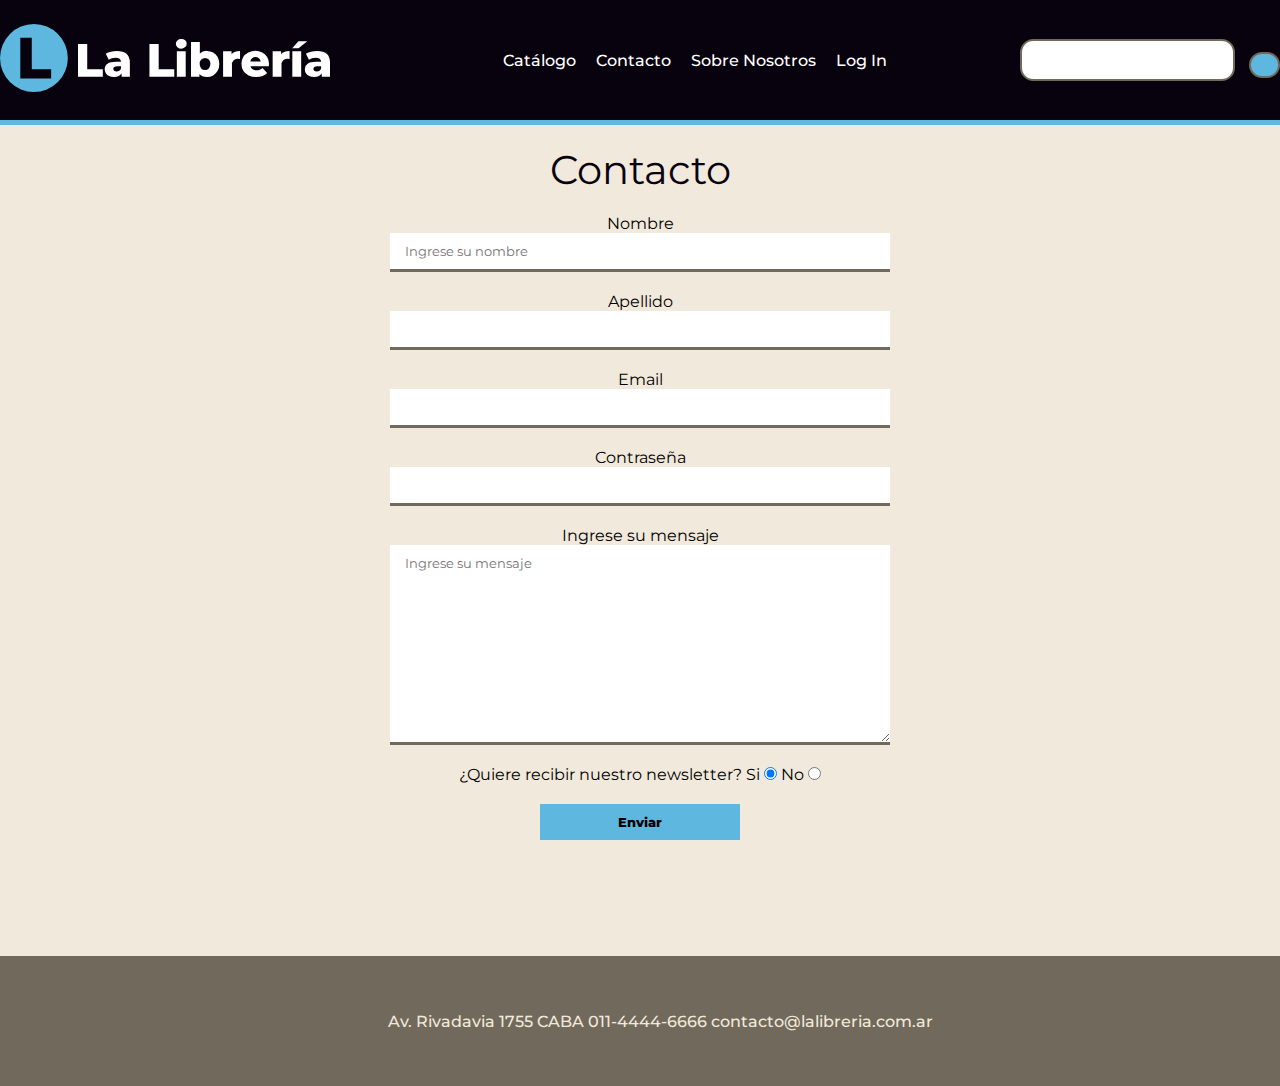
<file: contacto.html>
<!DOCTYPE html>
<html lang="es">
<head>
    <meta charset="UTF-8">
    <meta http-equiv="X-UA-Compatible" content="IE=edge">
    <meta name="viewport" content="width=device-width, initial-scale=1.0">

    <title>La Libreria - Log In</title>

    <link rel="stylesheet" href="css/estilos.css">
</head>

<body>
    <header>
        <nav>
            <a href="index.html"><img src="img/logo.svg" alt="Bienvenidos a La Librería"></a>
            <ul>
                <li><a href="#">Catálogo</a></li>
                <li><a href="contacto.html">Contacto</a></li>
                <li><a href="sobrenosotros.html">Sobre Nosotros</a></li>
                <li><a href="login.html">Log In</a></li>
            </ul>
            <form action="" method="GET">
                <label>
                    <input type="text" name="buscar">
                </label>
                <button><i class="fa-solid fa-magnifying-glass"></i></button>
            </form>
        </nav>
    </header>

    <main role="main">
        <section id="contacto">
            <h1>Contacto</h1>

            <form action="" method="" enctype="multipart/form-data">
                <label>
                    Nombre
                    <input type="text" name="nombre" id="nombre" placeholder="Ingrese su nombre">
                </label>
                <label>
                    Apellido
                    <input type="text" name="apellido" id="apellido" required>
                </label>
                <label>Email
                    <input type="email" name="email" id="email" required>
                </label>
                <label>
                    Contraseña
                    <input type="password" name="contraseña">
                </label>
                <label>
                    Ingrese su mensaje
                    <textarea name="" id="" placeholder="Ingrese su mensaje"></textarea>
                </label>
                <label>
                    ¿Quiere recibir nuestro newsletter?
                    Si <input class="radio" type="radio" name="newsletter" value="si" checked>
                    No <input class="radio" type="radio" name="newsletter" value="no">
                </label>
                <label>
                    <input class="enviar" type="submit" value="Enviar">
                </label>
            </form>
        </section>
    </main>

    <footer>
        <div>
            <ul>
                <li>Av. Rivadavia 1755 CABA</li>
                <li>011-4444-6666</li>
                <li>contacto@lalibreria.com.ar</li>
            </ul>
        </div>
    </footer>
</body>

</html>
</file>
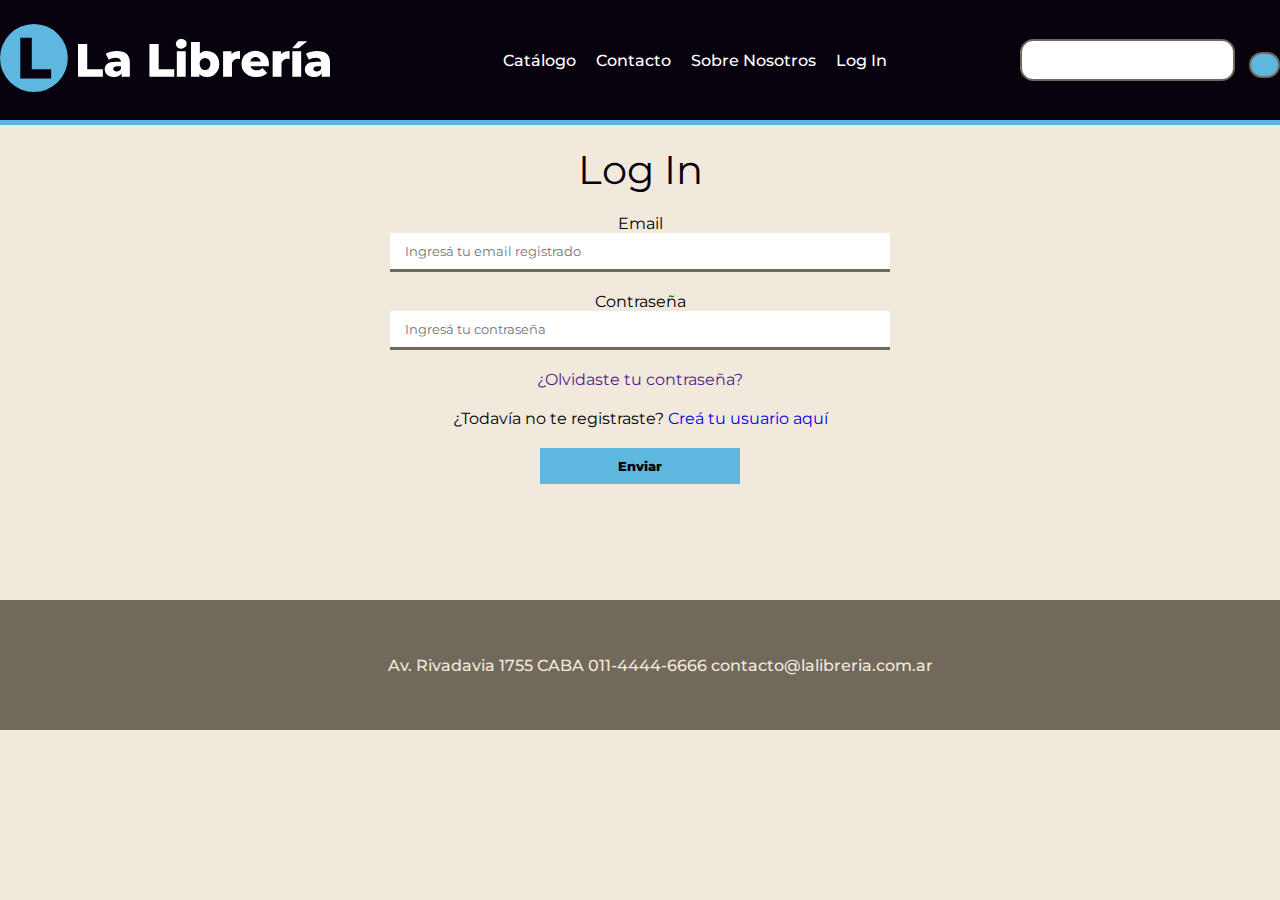
<file: login.html>
<!DOCTYPE html>
<html lang="es">
<head>
    <meta charset="UTF-8">
    <meta http-equiv="X-UA-Compatible" content="IE=edge">
    <meta name="viewport" content="width=device-width, initial-scale=1.0">

    <title>La Libreria - Contacto</title>

    <link rel="stylesheet" href="css/estilos.css">
</head>

<body>
    <header>
        <nav>
            <a href="index.html"><img src="img/logo.svg" alt="Bienvenidos a La Librería"></a>
            <ul>
                <li><a href="#">Catálogo</a></li>
                <li><a href="contacto.html">Contacto</a></li>
                <li><a href="sobrenosotros.html">Sobre Nosotros</a></li>
                <li><a href="login.html">Log In</a></li>
            </ul>
            <form action="" method="GET">
                <label>
                    <input type="text" name="buscar">
                </label>
                <button><i class="fa-solid fa-magnifying-glass"></i></button>
            </form>
        </nav>
    </header>

    <main role="main">
        <section id="contacto">
            <h1>Log In</h1>

            <form action="" method="" enctype="multipart/form-data">
                <label>Email
                    <input type="email" name="email" id="email" required placeholder="Ingresá tu email registrado">
                </label>
                <label>
                    Contraseña
                    <input type="password" name="contraseña" required placeholder="Ingresá tu contraseña">
                </label>

                <label><a href="">¿Olvidaste tu contraseña?</a></label>
                <label>¿Todavía no te registraste? <a href="nuevousuario.html">Creá tu usuario aquí</a></label>
                <label>
                    <input class="enviar" type="submit" value="Enviar">
                </label>
            </form>
        </section>
    </main>

    <footer>
        <div>
            <ul>
                <li>Av. Rivadavia 1755 CABA</li>
                <li>011-4444-6666</li>
                <li>contacto@lalibreria.com.ar</li>
            </ul>
        </div>
    </footer>
</body>

</html>
</file>
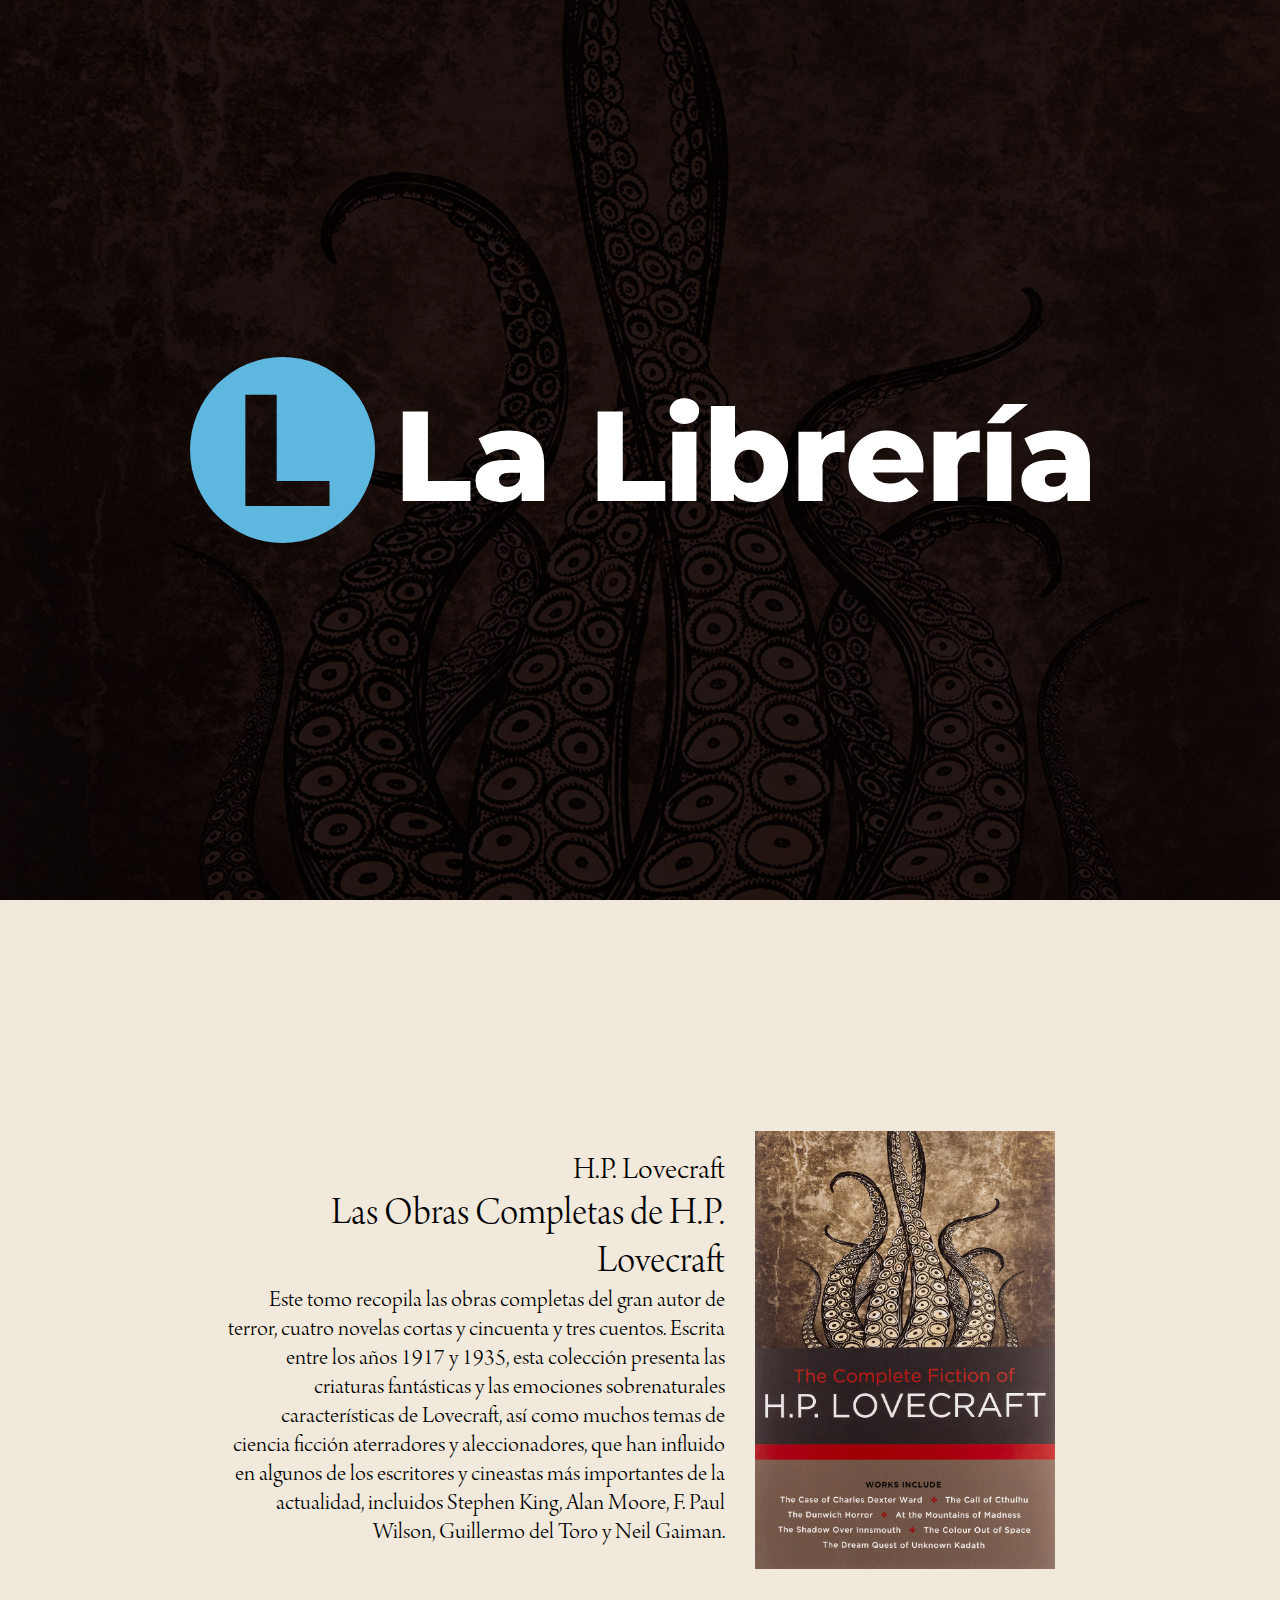
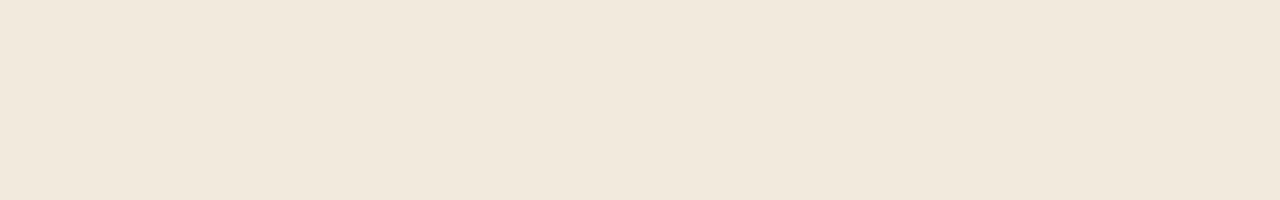
<file: lovecraft.html>
<!DOCTYPE html>
<html lang="es">
<head>
    <meta charset="UTF-8">
    <meta http-equiv="X-UA-Compatible" content="IE=edge">
    <meta name="viewport" content="width=device-width, initial-scale=1.0">
    <title>Lovecraft Obras Completas</title>
    <link rel="stylesheet" href="css/lovecraft.css">
</head>
<body>
    <section id="bienvenida">
        <img src="img/logo.svg" alt="La Librería">
    </section>

    <section id="libro">
        <article>
            <h2>H.P. Lovecraft</h2>
            <h1>Las Obras Completas de H.P. Lovecraft</h1>
            <p>Este tomo recopila las obras completas del gran autor de terror, cuatro novelas cortas y cincuenta y tres cuentos. Escrita entre los años 1917 y 1935, esta colección presenta las criaturas fantásticas y las emociones sobrenaturales características de Lovecraft, así como muchos temas de ciencia ficción aterradores y aleccionadores, que han influido en algunos de los escritores y cineastas más importantes de la actualidad, incluidos Stephen King, Alan Moore, F. Paul Wilson, Guillermo del Toro y Neil Gaiman.</p>
        </article>

        <img src="img/hplovecraft_complete_fiction.jpg" alt="Las Obras Completas de H.P. Lovecraft">
    </section>
</body>
</html>
</file>
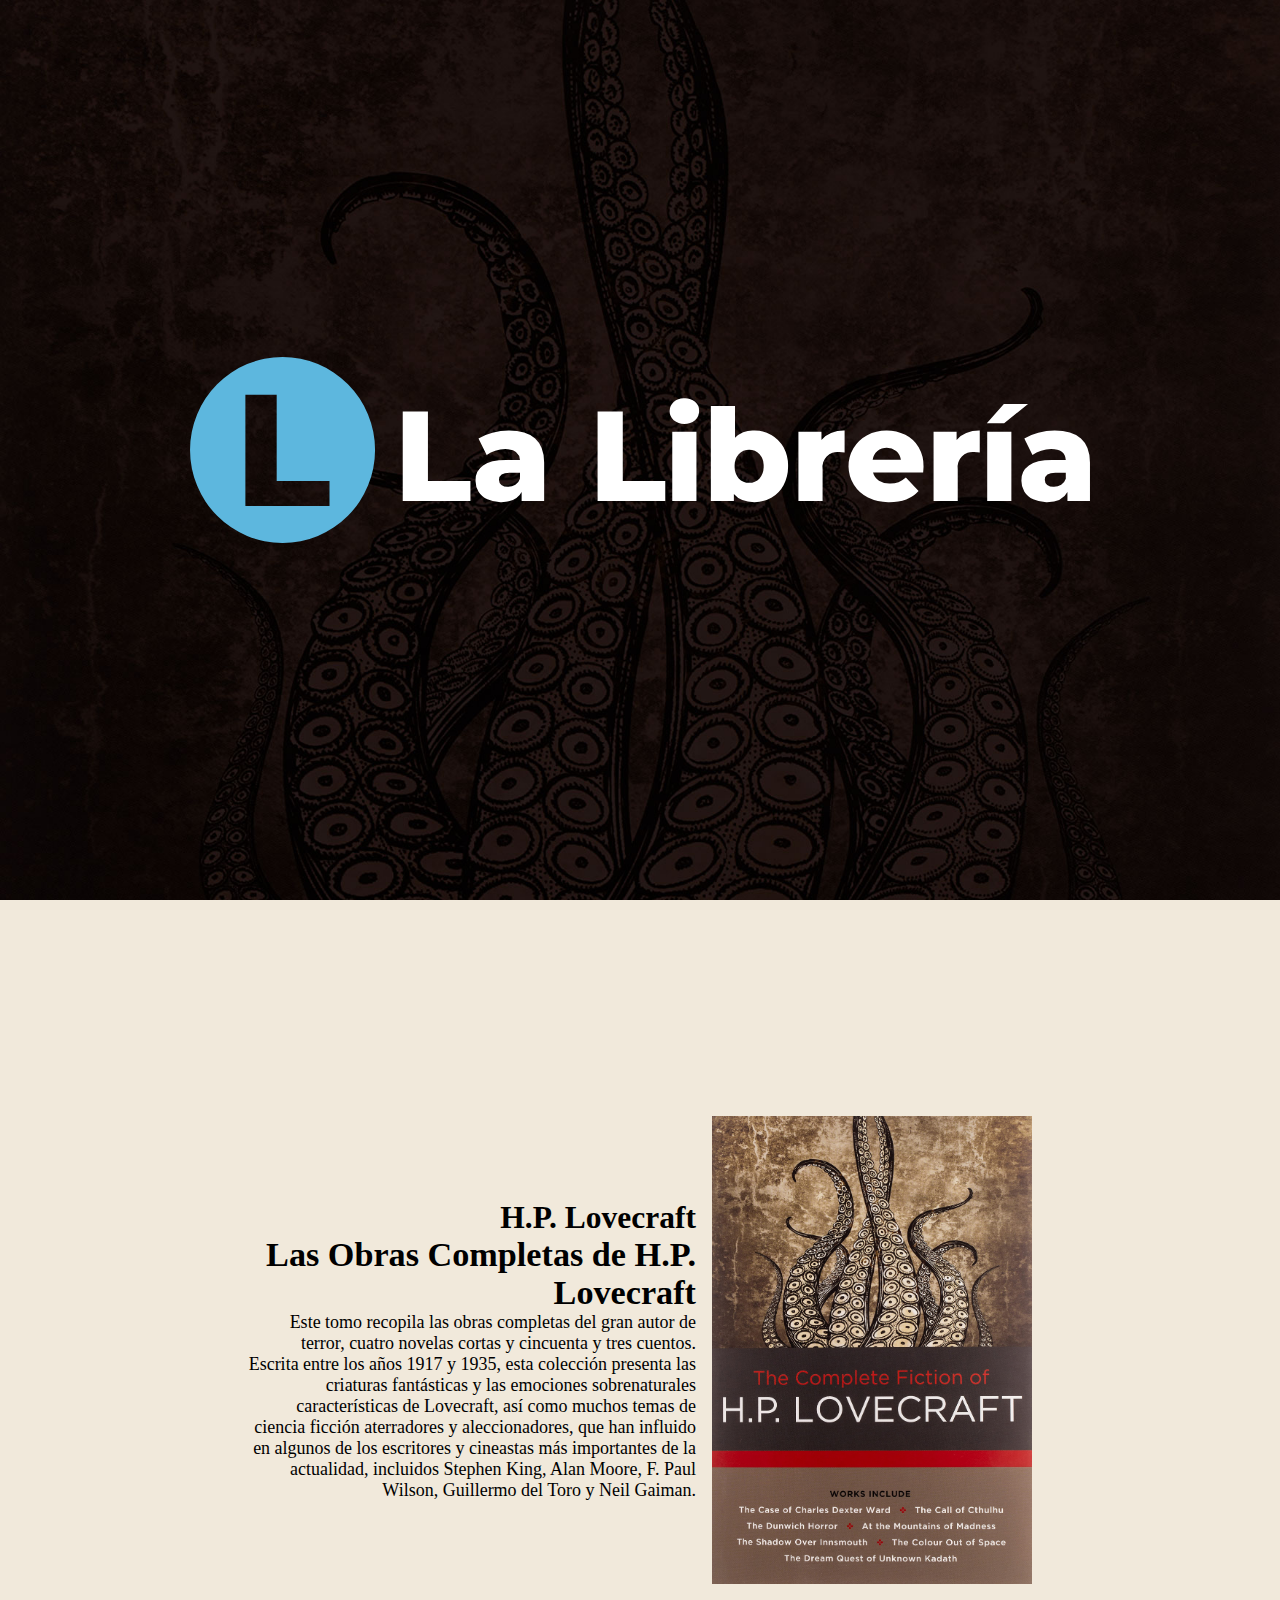
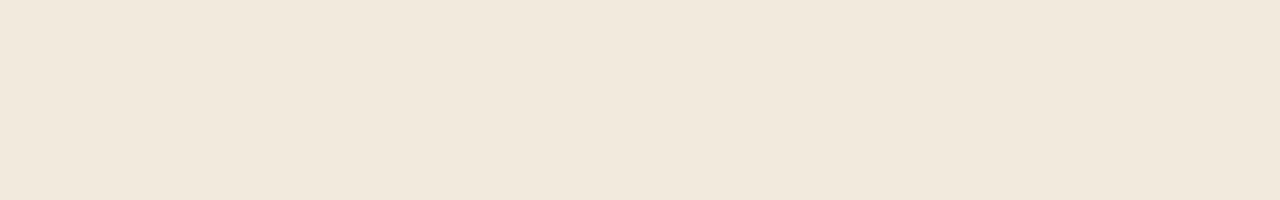
<file: lovecraft2.html>
<!DOCTYPE html>
<html lang="en">
<head>
    <meta charset="UTF-8">
    <meta http-equiv="X-UA-Compatible" content="IE=edge">
    <meta name="viewport" content="width=device-width, initial-scale=1.0">
    <title>Lovecraft</title>
    <link rel="stylesheet" href="css/lovecraft2.css">
</head>
<body>
    <section id="libro">
        <img src="img/logo.svg" alt="Librería">
    </section>

    <section id="descripcion">
        <div class="contenedor">
            <h2>H.P. Lovecraft</h2>
            <h1>Las Obras Completas de H.P. Lovecraft</h1>
            <p>Este tomo recopila las obras completas del gran autor de terror, cuatro novelas cortas y cincuenta y tres cuentos. Escrita entre los años 1917 y 1935, esta colección presenta las criaturas fantásticas y las emociones sobrenaturales características de Lovecraft, así como muchos temas de ciencia ficción aterradores y aleccionadores, que han influido en algunos de los escritores y cineastas más importantes de la actualidad, incluidos Stephen King, Alan Moore, F. Paul Wilson, Guillermo del Toro y Neil Gaiman.</p>
        </div>
        <img src="img/hplovecraft_complete_fiction.jpg" alt="Las Obras Completas de H.P. Lovecraft">
    </section>
</body>
</html>
</file>
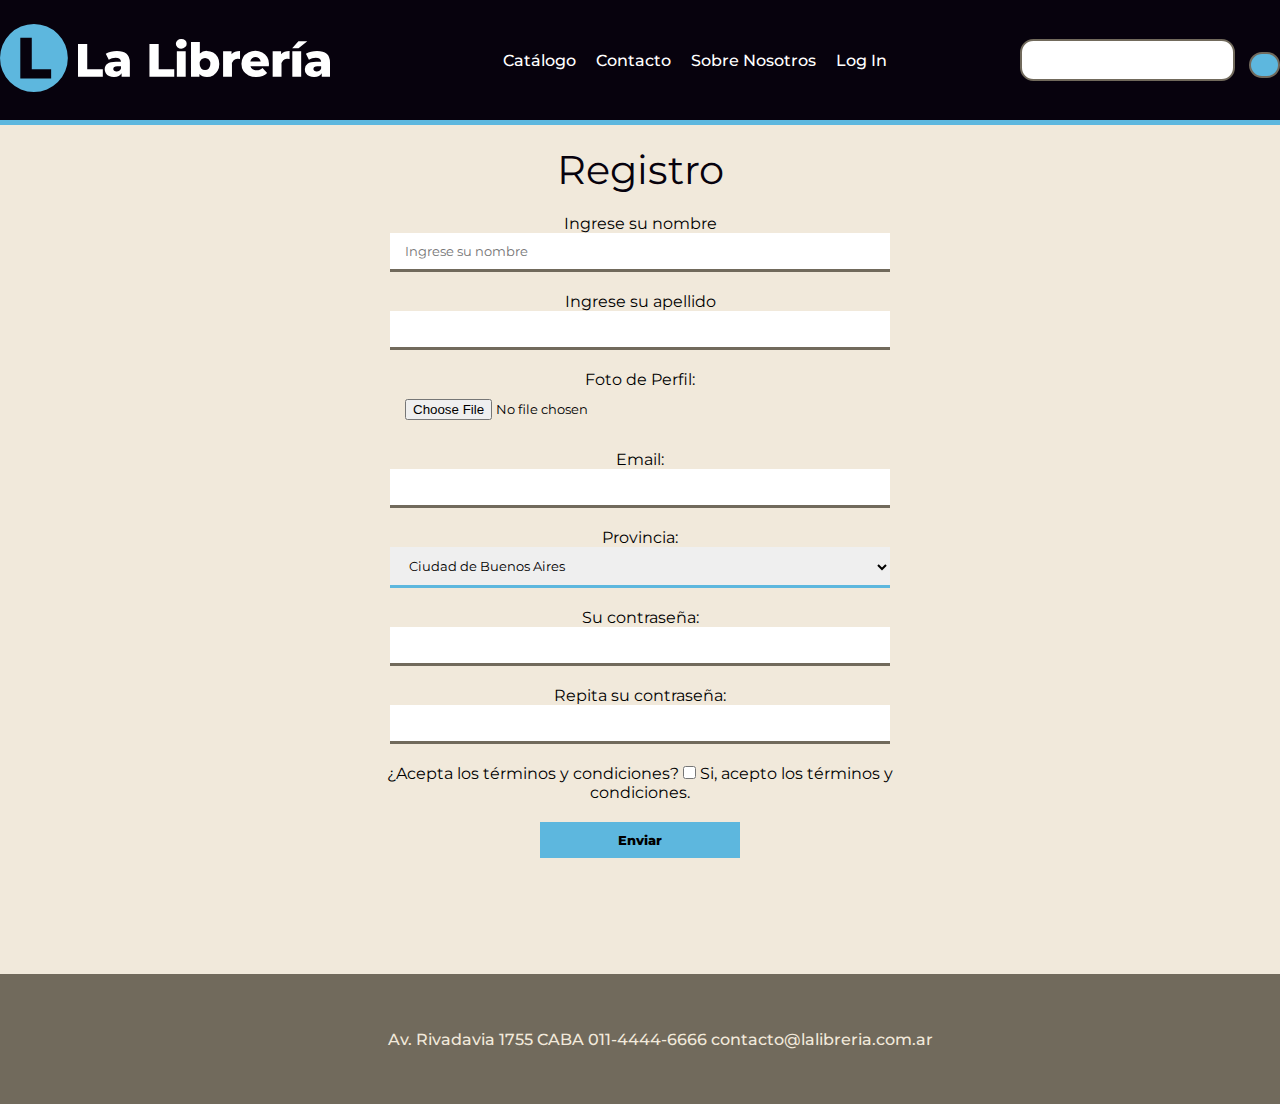
<file: nuevousuario.html>
<!DOCTYPE html>
<html lang="es">
<head>
    <meta charset="UTF-8">
    <meta http-equiv="X-UA-Compatible" content="IE=edge">
    <meta name="viewport" content="width=device-width, initial-scale=1.0">

<title>La Libreria - Registro</title>

    <link rel="stylesheet" href="css/estilos.css">
</head>

<body>
    <header>
        <nav>
            <a href="index.html"><img src="img/logo.svg" alt="Bienvenidos a La Librería"></a>
            <ul>
                <li><a href="#">Catálogo</a></li>
                <li><a href="contacto.html">Contacto</a></li>
                <li><a href="sobrenosotros.html">Sobre Nosotros</a></li>
                <li><a href="login.html">Log In</a></li>
            </ul>
            <form action="" method="GET">
                <label>
                    <input type="text" name="buscar">
                </label>
                <button><i class="fa-solid fa-magnifying-glass"></i></button>
            </form>
        </nav>
    </header>

    <main role="main">
        <section id="contacto">
            <h1>Registro</h1>

            <form action="" method="" enctype="multipart/form-data">
                <label>
                    Ingrese su nombre
                    <input type="text" name="nombre" placeholder="Ingrese su nombre">
                </label>
                <label>
                    Ingrese su apellido
                    <input type="text" name="apellido">
                </label>
                <label>
                    Foto de Perfil:
                    <input class="input" type="file" name="fotoPerfil" id="fotoPerfil">
                </label>
                <label>
                    Email:
                    <input type="email" name="email">
                </label>
                <label>
                    Provincia:
                    <select name="Provincia">
                        <option value="Ciudad de Buenos Aires" selected="">Ciudad de Buenos Aires</option>
                        <option value="Buenos Aires">Buenos Aires</option>
                        <option value="Catamarca">Catamarca</option>
                        <option value="Chaco">Chaco</option>
                        <option value="Chubut">Chubut</option>
                        <option value="Córdoba">Córdoba</option>
                        <option value="Corrientes">Corrientes</option>
                        <option value="Entre Ríos">Entre Ríos</option>
                        <option value="Formosa">Formosa</option>
                        <option value="Jujuy">Jujuy</option>
                        <option value="La Pampa">La Pampa</option>
                        <option value="La Rioja">La Rioja</option>
                        <option value="Mendoza">Mendoza</option>
                        <option value="Misiones">Misiones</option>
                        <option value="Neuquén">Neuquén</option>
                        <option value="Río Negro">Río Negro</option>
                        <option value="Salta">Salta</option>
                        <option value="San Juan">San Juan</option>
                        <option value="San Luis">San Luis</option>
                        <option value="Santa Cruz">Santa Cruz</option>
                        <option value="Santa Fe">Santa Fe</option>
                        <option value="Santiago del Estero">Santiago del Estero</option>
                        <option value="Tierra del Fuego">Tierra del Fuego</option>
                        <option value="Tucuman">Tucuman</option>
                    </select>
                </label>
                <label>
                    Su contraseña:
                    <input type="password" required name="password">
                </label>
                <label>
                    Repita su contraseña:
                    <input type="password" required name="checkPassword">
                </label>
                <label>
                    ¿Acepta los términos y condiciones? <input class="check" type="checkbox" name="acepta" value="acepta" required> Si, acepto los términos y condiciones.
                </label>
                <label>
                    <input class="enviar" type="submit" value="Enviar">
                </label>
            </form>
        </section>
    </main>

    <footer>
        <div>
            <ul>
                <li>Av. Rivadavia 1755 CABA</li>
                <li>011-4444-6666</li>
                <li>contacto@lalibreria.com.ar</li>
            </ul>
        </div>
    </footer>
</body>

</html>
</file>
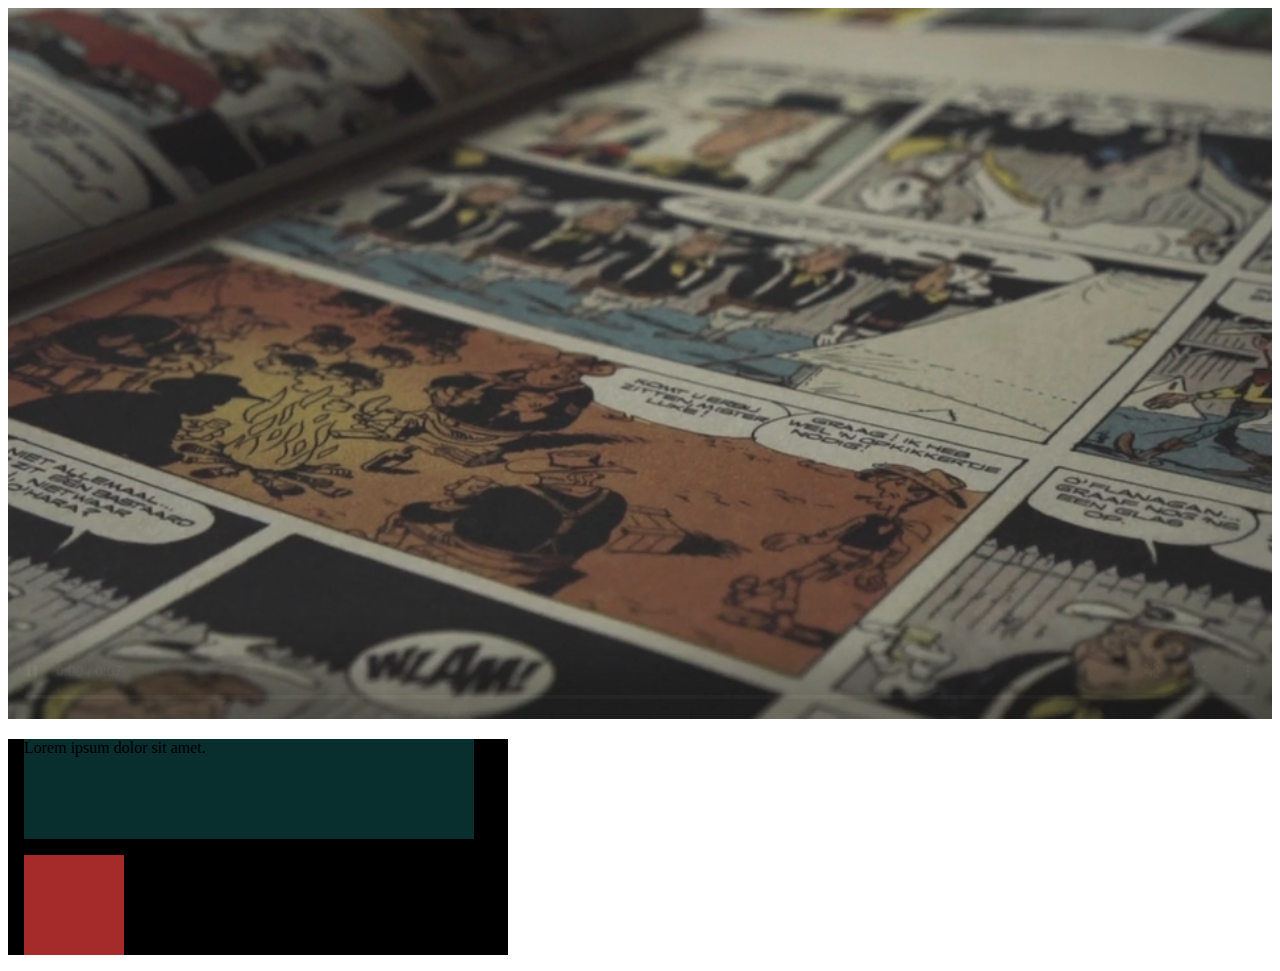
<file: video.html>
<!DOCTYPE html>
<html lang="es">
<head>
    <meta charset="UTF-8">
    <meta http-equiv="X-UA-Compatible" content="IE=edge">
    <meta name="viewport" content="width=device-width, initial-scale=1.0">
    <title>Video</title>
    <style>
        video {
            width: 100%;
        }

        .parent {
            width: 500px;
            background-color: black;
        }

        .child1,
        .child2 {
            height: 100px;
            width: 100px;
            margin: 1em;
        }

        .child1 {
            background-color: rgb(8, 46, 46);
            width: 50vh; /* ancho del viewport o área visible */
            color:aliceblue
            font-size: 10vw;
        }

        .child2 {
            background-color: brown;
        }
    </style>
</head>
<body>

    <video controls muted autoplay loop> <!-- autoplay sin muted no funciona-->
        <source src="media/comic-1.mp4" type="video/mp4">
        El navegador no puede reproducir el archivo de video.
    </video>

    <div class="parent">
        <div class="child1">Lorem ipsum dolor sit amet.</div>
        <div class="child2"></div>
    </div>
</body>
</html>
</file>
<file: css/estilos.css>
/* Mi fuente, Montserrat, Roboto */
@import url('https://fonts.googleapis.com/css2?family=Montserrat:ital,wght@0,400;0,500;0,800;1,400;1,500;1,800&family=Roboto:ital,wght@0,100;1,100&display=swap');

/*
    Reglas de estilo para el uso de ambas familias tipográficas
    Montserrat
    font-family: 'Montserrat', sans-serif;
    font-weight 400 500 800

    Roboto
    font-family: 'Roboto', sans-serif;
    font-weight 100
*/

/* Guía de colores */
:root {
    --negro: #07020D;
    --blanco: #FFFFFF;
    --fondo: #F1E9DB;
    --overlay: #5DB7DE;
    --marron1: #A39B8B;
    --marron2: #716A5C;
    --transparente: rgba(0, 0, 0, 0);

    --contenedor: 1400px;
}

* {
    text-decoration: none;
    outline: none;
    font-family: 'Montserrat', sans-serif;
    box-sizing: border-box;
}

/* Estilos generales */
body {
    background-color: var(--fondo);
    margin: 0;
}

ul {
    list-style: none;
}

li {
    display: inline;
}

main {
    display: flex;
    flex-direction: column;
    align-items: center;
}

section {
    text-align: center;
    width: 100%;
    max-width: var(--contenedor);
}

h1, 
h2, 
h3 {
    margin: 0;
}

h1 {
    font-size: 2.5em;
    color: var(--negro);
    font-weight: 400;
    margin: 0.5em 0;
}

h2 {
    font-size: 1.5em;
    color: var(--negro);
    font-weight: 400;
}

/* Encabezado y barra de navegación */
header {
    background-color: var(--negro);
    color: var(--fondo);

    border-bottom: 5px solid var(--overlay); /* tamaño o grosor, estilo y color */

    display: flex;
    justify-content: center;
}

/* El link en reposo, El link visitado */
nav a:link,
nav a:visited {
    color: var(--blanco);
    margin-right: 1em;
    font-weight: 500;
}

/* Cuando pasamos por arriba con el mouse, El link cuando hacemos click */
nav a:hover, 
nav a:active  {
    color: var(--overlay);
}

/* Buscador */
nav form input {
    margin-right: 0.8em;
    padding: 0.8em 1em;
    border: 2px solid var(--marron2);
    border-radius: 1em;
}

nav form button {
    padding: 0.8em 1em;
    border: 2px solid var(--marron2);
    border-radius: 1em;
    background-color: var(--overlay);
    color: var(--blanco);
}

nav form button:hover,
nav form input:focus {
    border: 2px solid var(--overlay);
}

/* Flex para nuestra barra de navegación */
nav {
    min-height: 120px;
    width: 100%;
    max-width: var(--contenedor);
    display: flex;
    justify-content: space-between;
    align-items: center;
}


/* Portada de Bienvenida*/
#bienvenida img {
    max-width: 100%;
}

/* Sección Novedades */
.contenedor {
    width: 100%;
    display: flex;
    justify-content: space-between;
    flex-wrap: wrap;
    gap: 1em
}

article {
    width: 100%;
    max-width: 300px;
    display: flex;
    flex-direction: column;
    justify-content: space-between;
}

/* Solución al problema del borde de la imagen que rompe la maqueta */
article img {
    border: 10px solid var(--transparente);/* El borde existe antes de que hagamos hover sobre el elemento, de esta manera no hay desplazamiento*/
    border-radius: 1em;
    max-width: 100%;
}

article div img:hover {
    border: 10px solid var(--overlay);
    box-sizing: border-box;
}

/* El link en reposo, El link visitado */
a.principal:link,
a.principal:visited {
    color: var(--negro);
    border: 2px solid var(--overlay);
    border-radius: 1em;
    padding: 15px 25px;
    
    display: inline-block;
}

/* Cuando pasamos por arriba con el mouse, El link cuando hacemos click */
a.principal:hover, 
a.principal:active  {
    background-color: var(--overlay);
    border: 2px solid var(--negro);
}


/* Formularios */
section form {
    max-width: 550px;
    margin: 0 auto 100px;
}

section label {
    display: block;
    margin: 20px 0;
}

section input, 
section textarea,
section select {
    display: block;
    width: 100%;
    max-width: 500px;
    margin: 0 auto;

    padding: 10px 15px;
    border: none;
    border-bottom: 3px solid var(--marron2);
}

section textarea {
    min-height: 200px;
}

section input:focus,
section textarea:focus,
section select  {
    border-bottom: 3px solid var(--overlay);
}

section .radio,
section .check {
    display: inline;
    width: auto;
}

section .enviar {
    width: 100%;
    max-width: 200px;
    background-color: var(--overlay);
    padding: 10px 15px;
    border: none;
    font-weight: 800;
}

section .input {
    border: none;
    display: inline-block;
    text-align: center;
}

/* Detalle de los libros */
#libros {
    display: flex;
    justify-content: center;
    align-items: center;
    min-height: 75vh;
}

#libros img {
    width: 80%;
    max-width: 360px;
    margin-right: 30px;
}

.derecha {
    text-align: left;
    display: flex;
    flex-direction: column;
    justify-content: flex-start;
    align-items: flex-start;
    max-width: 600px;
    gap: 0.8em;
}

#libros h1, 
#libros h2,
#libros h3, 
#libros p, 
#libros ul {
    margin: 0;
    padding: 0;
}

#libros h3 {
    font-size: 2.5em;
    color: var(--negro);
    font-weight: 400;
}

#libros i {
    font-size: 1.5em;
    color: var(--marron2);
    margin-right: 1em;
}

#libros i:hover {
    color: var(--overlay);
    cursor: pointer;
}

#libros p {
    line-height: 1.5em;
}

#libros button {
    background-color: var(--fondo);
    font-size: 1.3em;
    font-weight: bold;

    cursor: pointer;

    color: var(--negro);
    border: 2px solid var(--overlay);
    border-radius: 1em;
    padding: 15px 25px;
}

#libros button:hover {
    background-color: var(--overlay);
    border-color: var(--negro);
}

/* Sobre Nosotros */
.contenido {
    display: flex;
    flex-direction: row;
    justify-content: flex-start;
    gap: 1em;
    padding-top: 2em;
}

.direccion {
    display: flex;
    flex-direction: column;
    justify-content: center;
    text-align: left;
}

#sobrenosotros video {
    width: 65%;
    height: auto;
}

#sobrenosotros p {
    line-height: 1.8em;
}

#sobrenosotros i {
    font-size: 2em;
    margin-right: 2em;
}

#sobrenosotros iframe {
    display: block;
    width: 100%;
    max-width: var(--contenedor);
    margin: 2em auto;
    border: none;
    height: 600px;
}

/* Catálogo */
#catalogo table {
    margin: 0 auto;
    width: min(90%, 1400px);
}

#catalogo img {
    max-width: 100%;
}

#catalogo th, td {
    padding: 1em;
}

#catalogo th {
    background-color: var(--overlay);
}

#catalogo td {
    background-color: var(--marron1);
}

#catalogo tr:nth-child(odd) td {
    background-color: var(--marron2);
}

#catalogo tr:hover td {
    background-color: #5DB7DE;
}

/* Sección de Pié de Página */
footer {
    background-color: var(--marron2);
    margin-top: 1em;
}

footer div {
    text-align: center;
    min-height: 130px;
    display: flex;
    justify-content: center;
    align-items: center;

    font-weight: 500;
    color: var(--fondo);
}
</file>
<file: css/lovecraft.css>
@font-face {
    font-family: ArnoPro;
    src: url(../fonts/Arno/ArnoPro-Regular.otf);
    font-weight: normal;
    font-style: normal;
}

@font-face {
    font-family: ArnoPro;
    src: url(../fonts/Arno/ArnoPro-Bold.otf);
    font-weight: bold;
    font-style: normal;
}

@font-face {
    font-family: ArnoPro;
    src: url(../fonts/Arno/ArnoPro-BoldItalic.otf);
    font-weight: bold;
    font-style: italic;
}

@font-face {
    font-family: ArnoPro;
    src: url(../fonts/Arno/ArnoPro-Italic.otf);
    font-weight: normal;
    font-style: italic;
}

@font-face {
    font-family: ArnoPro;
    src: url(../fonts/Arno/ArnoPro-LightDisplay.otf);
    font-weight: lighter;
    font-style: normal;
}

:root {
    --negro: #07020D;
    --blanco: #FFFFFF;
    --fondo: #F1E9DB;
    --overlay: #5DB7DE;
    --marron1: #A39B8B;
    --marron2: #716A5C;
}

body {
    margin: 0;
    padding: 0;
    background-color: var(--fondo);
}

img {
    max-width: 100%;
}

section {
    max-width: 100%;
    min-height: 100vh;
}

#bienvenida {
    display: flex;
    justify-content: center;
    align-items: center;

    background-image: url(../img/fondo_landing_2.jpg);
    background-repeat: no-repeat;
    background-position: top;
    background-size: cover;
    background-attachment: fixed;
}

#bienvenida img {
    width: 80%;
    max-width: 900px;
}

#libro {
    display: flex;
    justify-content: center;
    align-items: center;
    text-align: right;
    font-family: ArnoPro;
    font-weight: normal;
    font-style: normal;
}

/* Texto adaptable */
#libro h1 {
    /* font-size: 5vmin; vmin es viewport mínimo, vmax viewport máximo */
    font-size: clamp(1.8em, 5vw, 2.5em);
    font-weight: normal;
    font-style: normal;
    margin: 0;
}

#libro h2 {
    font-family: ArnoPro;
    font-weight: lighter;
    font-size: clamp(1.5em, 3vw, 2em);
    margin: 0;
}

#libro p {
    font-family: ArnoPro;
    font-weight: lighter;
    font-size: clamp(1.2em, 2vw, 1.5em);
    margin: 0;
}

#libro article {
    width: 45%;
    max-width: 500px;
}

#libro img {
    width: 45%;
    max-width: 300px;
    margin-left: 30px;
}
</file>
<file: css/lovecraft2.css>
body {
    margin: 0;
}

img {
    width: 80%;
    max-width: 900px;
}

#libro {
    height: 100vh;
    
    display: flex;
    flex-direction: column;
    justify-content: center;
    align-items: center;

    background-image: url(../img/fondo_landing_2.jpg);
    background-repeat: no-repeat; /* repeat-x, para el eje horizontal y repeat-y para el vertical */
    background-position: top center; /* top, bottom, left, right, center */
    background-size: cover; /* Estira la imagen para cubrir siempre el alto y ancho, manteniendo la relación*/

    background-attachment: fixed; /* controla el moviento del fondo cuando hacemos scroll */
}

#descripcion {
    height: 100vh;
    background-color: #F1E9DB;

    display: flex;
    justify-content: center;
    align-items: center;
}

.contenedor {
    display: flex;
    flex-direction: column;
    text-align: right;
    margin-right: 1em;

    width: 35vw;
    max-width: 465.5px;
}

#descripcion img {
    width: 25vw;
    max-width: 330px;
}

h1, 
h2,
p {
    margin: 0;
}

.contenedor h1 {
    font-size: 3.8vh;
}

.contenedor h2 {
    font-size: 3.5vh;
}

.contenedor p {
    font-size: 2vh;
}
</file>
